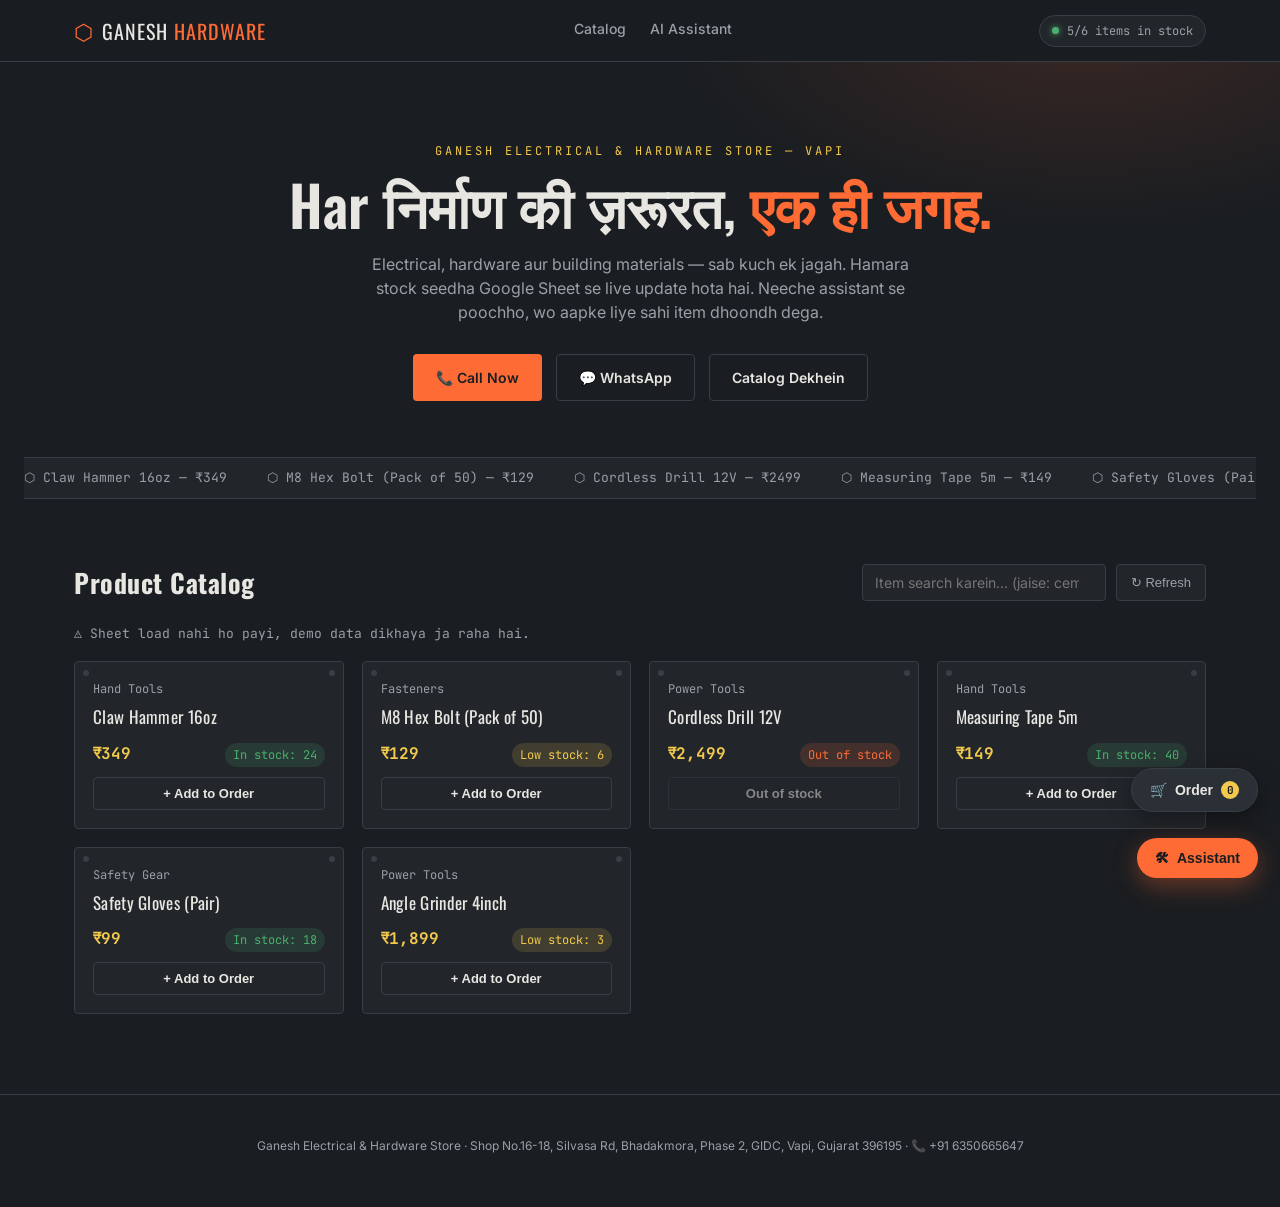
<file: index.html>
<!DOCTYPE html>
<html lang="hi">
<head>
<meta charset="UTF-8">
<meta name="viewport" content="width=device-width, initial-scale=1.0">
<title>Ganesh Electrical &amp; Hardware Store — Vapi</title>
<link rel="preconnect" href="https://fonts.googleapis.com">
<link href="https://fonts.googleapis.com/css2?family=Oswald:wght@400;500;600;700&family=Inter:wght@400;500;600&family=JetBrains+Mono:wght@400;500;700&display=swap" rel="stylesheet">
<link rel="stylesheet" href="style.css">
</head>
<body>

  <!-- ===== HEADER ===== -->
  <header class="site-header">
    <div class="header-inner">
      <div class="brand">
        <span class="brand-mark">⬡</span>
        <span class="brand-text">GANESH <span class="accent">HARDWARE</span></span>
      </div>
      <nav class="site-nav">
        <a href="#catalog">Catalog</a>
        <a href="#assistant">AI Assistant</a>
      </nav>
      <div class="stock-pill" id="stockPill">
        <span class="dot"></span>
        <span id="stockCount">Loading stock…</span>
      </div>
    </div>
  </header>

  <!-- ===== HERO ===== -->
  <section class="hero">
    <div class="hero-inner">
      <p class="eyebrow">GANESH ELECTRICAL &amp; HARDWARE STORE — VAPI</p>
      <h1>Har निर्माण की ज़रूरत, <span class="accent">एक ही जगह.</span></h1>
      <p class="hero-sub">Electrical, hardware aur building materials — sab kuch ek jagah. Hamara stock seedha Google Sheet se live update hota hai. Neeche assistant se poochho, wo aapke liye sahi item dhoondh dega.</p>
      <div class="hero-actions">
        <a href="tel:+916350665647" class="btn btn-primary">📞 Call Now</a>
        <a href="https://wa.me/916350665647" class="btn btn-ghost">💬 WhatsApp</a>
        <a href="#catalog" class="btn btn-ghost">Catalog Dekhein</a>
      </div>
    </div>
    <div class="hero-ticker" aria-hidden="true">
      <div class="ticker-track" id="tickerTrack"><!-- filled by JS --></div>
    </div>
  </section>

  <!-- ===== CATALOG ===== -->
  <section class="catalog" id="catalog">
    <div class="section-head">
      <h2>Product Catalog</h2>
      <div class="catalog-controls">
        <input type="search" id="searchInput" placeholder="Item search karein… (jaise: cement, putty)" />
        <button id="refreshBtn" title="Sheet se dobara data lao">↻ Refresh</button>
      </div>
    </div>

    <div id="catalogStatus" class="catalog-status">Google Sheet se data load ho raha hai…</div>
    <div class="product-grid" id="productGrid"><!-- product cards injected here --></div>
  </section>

  <!-- ===== AI ASSISTANT (docked panel) ===== -->
  <section class="assistant-anchor" id="assistant"></section>

  <button class="cart-toggle" id="cartToggle" aria-label="Order cart kholein">
    <span class="cart-icon">🛒</span>
    <span class="cart-label">Order</span>
    <span class="cart-badge" id="cartBadge">0</span>
  </button>

  <div class="cart-panel" id="cartPanel">
    <div class="toolbox-header">
      <span>Aapka Order</span>
      <button id="cartClose" aria-label="Band karein">✕</button>
    </div>
    <div class="cart-items" id="cartItems">
      <p class="cart-empty">Abhi cart khaali hai. Product ke saath "+ Add" dabayein.</p>
    </div>
    <div class="checkout-form">
      <input type="text" id="custName" placeholder="Aapka naam*" />
      <input type="tel" id="custMobile" placeholder="Mobile number*" />
      <textarea id="custAddress" placeholder="Delivery address*" rows="2"></textarea>
    </div>
    <div class="cart-footer">
      <button id="sendOrderBtn" class="btn btn-primary" style="width:100%; text-align:center;">📲 WhatsApp par Order Bhejein</button>
    </div>
  </div>

  <button class="toolbox-toggle" id="toolboxToggle" aria-label="AI Assistant kholein">
    <span class="toolbox-icon">🛠</span>
    <span class="toolbox-label">Assistant</span>
  </button>

  <div class="toolbox-panel" id="toolboxPanel">
    <div class="toolbox-header">
      <span>Ganesh Hardware Assistant</span>
      <button id="toolboxClose" aria-label="Band karein">✕</button>
    </div>
    <div class="toolbox-messages" id="chatMessages">
      <div class="msg bot">Namaste! Main Ganesh Hardware ka smart assistant hoon. Mujhse poochein — jaise "500 ke andar kya milega", "paint karna hai, kya chahiye", ya "white cement add karo".</div>
    </div>
    <form class="toolbox-input" id="chatForm">
      <input type="text" id="chatInput" placeholder="Apna sawaal likhein…" autocomplete="off" />
      <button type="submit">Bhejein</button>
    </form>
  </div>

  <footer class="site-footer">
    <p>Ganesh Electrical &amp; Hardware Store · Shop No.16-18, Silvasa Rd, Bhadakmora, Phase 2, GIDC, Vapi, Gujarat 396195 · 📞 +91 6350665647</p>
  </footer>

<script src="script.js"></script>
</body>
</html>
</file>
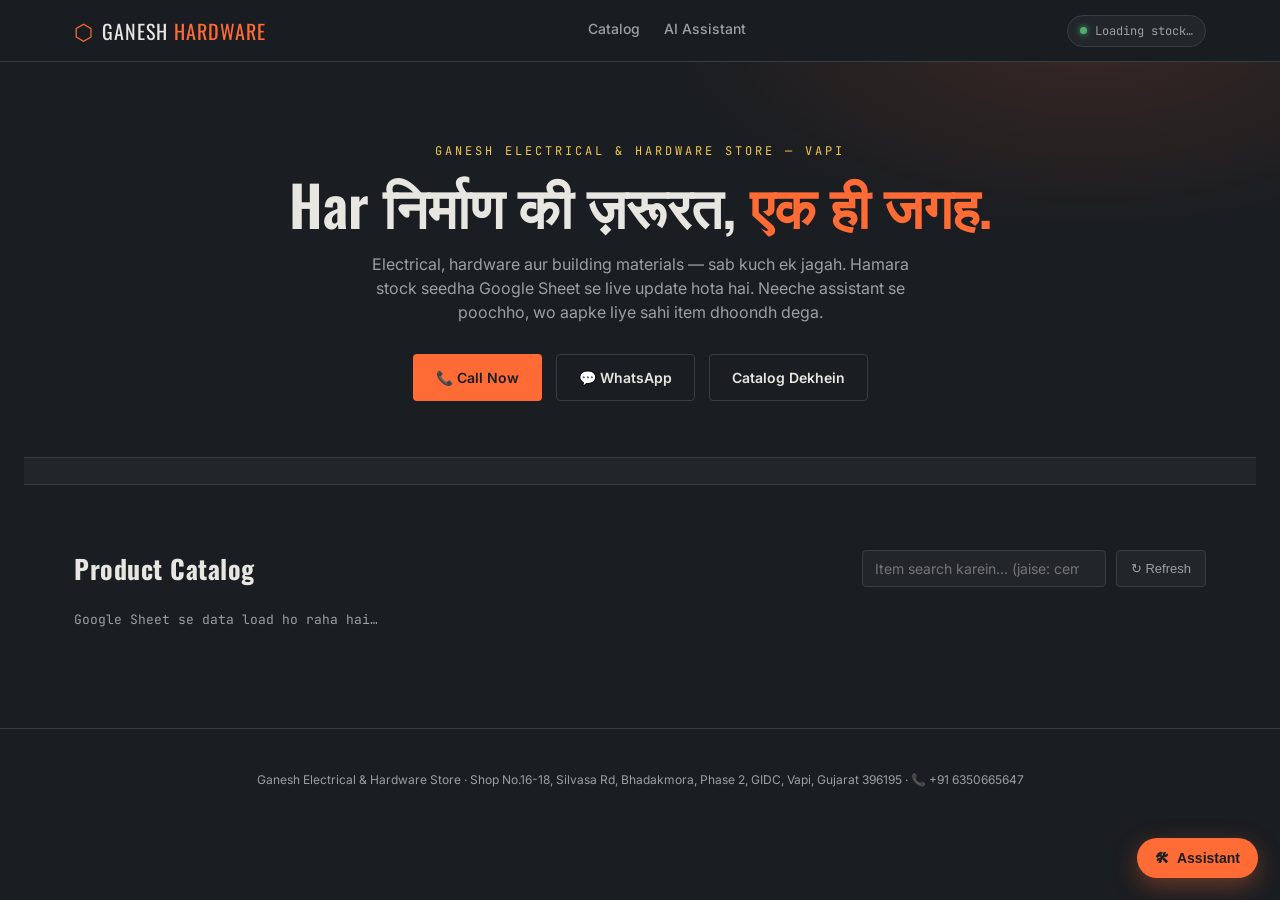
<file: index 2.html>
<!DOCTYPE html>
<html lang="hi">
<head>
<meta charset="UTF-8">
<meta name="viewport" content="width=device-width, initial-scale=1.0">
<title>Ganesh Electrical &amp; Hardware Store — Vapi</title>
<link rel="preconnect" href="https://fonts.googleapis.com">
<link href="https://fonts.googleapis.com/css2?family=Oswald:wght@400;500;600;700&family=Inter:wght@400;500;600&family=JetBrains+Mono:wght@400;500;700&display=swap" rel="stylesheet">
<link rel="stylesheet" href="style.css">
</head>
<body>

  <!-- ===== HEADER ===== -->
  <header class="site-header">
    <div class="header-inner">
      <div class="brand">
        <span class="brand-mark">⬡</span>
        <span class="brand-text">GANESH <span class="accent">HARDWARE</span></span>
      </div>
      <nav class="site-nav">
        <a href="#catalog">Catalog</a>
        <a href="#assistant">AI Assistant</a>
      </nav>
      <div class="stock-pill" id="stockPill">
        <span class="dot"></span>
        <span id="stockCount">Loading stock…</span>
      </div>
    </div>
  </header>

  <!-- ===== HERO ===== -->
  <section class="hero">
    <div class="hero-inner">
      <p class="eyebrow">GANESH ELECTRICAL &amp; HARDWARE STORE — VAPI</p>
      <h1>Har निर्माण की ज़रूरत, <span class="accent">एक ही जगह.</span></h1>
      <p class="hero-sub">Electrical, hardware aur building materials — sab kuch ek jagah. Hamara stock seedha Google Sheet se live update hota hai. Neeche assistant se poochho, wo aapke liye sahi item dhoondh dega.</p>
      <div class="hero-actions">
        <a href="tel:+916350665647" class="btn btn-primary">📞 Call Now</a>
        <a href="https://wa.me/916350665647" class="btn btn-ghost">💬 WhatsApp</a>
        <a href="#catalog" class="btn btn-ghost">Catalog Dekhein</a>
      </div>
    </div>
    <div class="hero-ticker" aria-hidden="true">
      <div class="ticker-track" id="tickerTrack"><!-- filled by JS --></div>
    </div>
  </section>

  <!-- ===== CATALOG ===== -->
  <section class="catalog" id="catalog">
    <div class="section-head">
      <h2>Product Catalog</h2>
      <div class="catalog-controls">
        <input type="search" id="searchInput" placeholder="Item search karein… (jaise: cement, putty)" />
        <button id="refreshBtn" title="Sheet se dobara data lao">↻ Refresh</button>
      </div>
    </div>

    <div id="catalogStatus" class="catalog-status">Google Sheet se data load ho raha hai…</div>
    <div class="product-grid" id="productGrid"><!-- product cards injected here --></div>
  </section>

  <!-- ===== AI ASSISTANT (docked panel) ===== -->
  <section class="assistant-anchor" id="assistant"></section>

  <button class="toolbox-toggle" id="toolboxToggle" aria-label="AI Assistant kholein">
    <span class="toolbox-icon">🛠</span>
    <span class="toolbox-label">Assistant</span>
  </button>

  <div class="toolbox-panel" id="toolboxPanel">
    <div class="toolbox-header">
      <span>Ganesh Hardware Assistant</span>
      <button id="toolboxClose" aria-label="Band karein">✕</button>
    </div>
    <div class="toolbox-messages" id="chatMessages">
      <div class="msg bot">Namaste! Main Ganesh Hardware ka assistant hoon. Mujhse poochein — jaise "white cement hai kya?" ya "sabse sasta item dikhao".</div>
    </div>
    <form class="toolbox-input" id="chatForm">
      <input type="text" id="chatInput" placeholder="Apna sawaal likhein…" autocomplete="off" />
      <button type="submit">Bhejein</button>
    </form>
  </div>

  <footer class="site-footer">
    <p>Ganesh Electrical &amp; Hardware Store · Shop No.16-18, Silvasa Rd, Bhadakmora, Phase 2, GIDC, Vapi, Gujarat 396195 · 📞 +91 6350665647</p>
  </footer>

<script src="script.js"></script>
</body>
</html>
</file>
<file: style.css>
:root{
  --bg:#1A1D21;
  --surface:#22262B;
  --surface-2:#2B3036;
  --line:#383E45;
  --text:#E8E6E1;
  --muted:#9AA0A6;
  --accent:#FF6B35;
  --accent-2:#F2C94C;
  --safe-green:#4CAF6D;
  --radius:4px;
  --font-display:'Oswald',sans-serif;
  --font-body:'Inter',sans-serif;
  --font-mono:'JetBrains Mono',monospace;
}

*{box-sizing:border-box;}
html{scroll-behavior:smooth;}
body{
  margin:0;
  background:var(--bg);
  color:var(--text);
  font-family:var(--font-body);
  line-height:1.5;
}
a{color:inherit;}
.accent{color:var(--accent);}

/* ===== HEADER ===== */
.site-header{
  position:sticky; top:0; z-index:40;
  background:rgba(26,29,33,0.92);
  backdrop-filter:blur(6px);
  border-bottom:1px solid var(--line);
}
.header-inner{
  max-width:1180px; margin:0 auto; padding:14px 24px;
  display:flex; align-items:center; justify-content:space-between; gap:20px;
}
.brand{display:flex; align-items:center; gap:8px; font-family:var(--font-display); font-size:20px; letter-spacing:1px;}
.brand-mark{color:var(--accent); font-size:22px;}
.site-nav{display:flex; gap:24px; font-weight:500; font-size:14px;}
.site-nav a{text-decoration:none; color:var(--muted); border-bottom:2px solid transparent; padding-bottom:2px; transition:.15s;}
.site-nav a:hover{color:var(--text); border-color:var(--accent);}
.stock-pill{
  display:flex; align-items:center; gap:8px;
  background:var(--surface); border:1px solid var(--line);
  padding:6px 12px; border-radius:999px; font-family:var(--font-mono); font-size:12px; color:var(--muted);
}
.stock-pill .dot{width:7px; height:7px; border-radius:50%; background:var(--safe-green); box-shadow:0 0 6px var(--safe-green);}

/* ===== HERO ===== */
.hero{
  position:relative;
  padding:80px 24px 0;
  overflow:hidden;
  background:
    radial-gradient(600px 300px at 85% -10%, rgba(255,107,53,0.14), transparent 70%),
    var(--bg);
}
.hero-inner{max-width:720px; margin:0 auto; text-align:center;}
.eyebrow{
  font-family:var(--font-mono); font-size:12px; letter-spacing:3px; color:var(--accent-2);
  margin:0 0 14px;
}
.hero h1{
  font-family:var(--font-display); font-weight:600; font-size:clamp(34px,6vw,56px);
  line-height:1.08; margin:0 0 18px;
}
.hero-sub{color:var(--muted); font-size:16px; max-width:560px; margin:0 auto 30px;}
.hero-actions{display:flex; gap:14px; justify-content:center; flex-wrap:wrap; margin-bottom:56px;}
.btn{
  font-family:var(--font-body); font-weight:600; font-size:14px;
  padding:12px 22px; border-radius:var(--radius); text-decoration:none;
  border:1px solid transparent; transition:.15s;
}
.btn-primary{background:var(--accent); color:#1A1D21;}
.btn-primary:hover{background:#ff7f52;}
.btn-ghost{border-color:var(--line); color:var(--text);}
.btn-ghost:hover{border-color:var(--accent); color:var(--accent);}

/* ticker strip - signature element */
.hero-ticker{
  border-top:1px solid var(--line); border-bottom:1px solid var(--line);
  background:var(--surface);
  overflow:hidden; white-space:nowrap;
}
.ticker-track{
  display:inline-flex; gap:40px; padding:10px 0;
  font-family:var(--font-mono); font-size:13px; color:var(--muted);
  animation:scrollTicker 22s linear infinite;
}
.ticker-track span{display:inline-flex; gap:8px; align-items:center;}
@keyframes scrollTicker{
  from{transform:translateX(0);}
  to{transform:translateX(-50%);}
}
@media (prefers-reduced-motion:reduce){
  .ticker-track{animation:none;}
}

/* ===== CATALOG ===== */
.catalog{max-width:1180px; margin:0 auto; padding:64px 24px 40px;}
.section-head{
  display:flex; align-items:center; justify-content:space-between; flex-wrap:wrap; gap:16px;
  margin-bottom:22px;
}
.section-head h2{font-family:var(--font-display); font-size:26px; margin:0; letter-spacing:.5px;}
.catalog-controls{display:flex; gap:10px;}
#searchInput{
  background:var(--surface); border:1px solid var(--line); color:var(--text);
  padding:9px 12px; border-radius:var(--radius); font-family:var(--font-body); font-size:14px; min-width:220px;
}
#searchInput:focus{outline:2px solid var(--accent); outline-offset:1px;}
#refreshBtn{
  background:var(--surface); border:1px solid var(--line); color:var(--muted);
  padding:9px 14px; border-radius:var(--radius); cursor:pointer; font-size:13px;
}
#refreshBtn:hover{color:var(--text); border-color:var(--accent);}

.catalog-status{color:var(--muted); font-family:var(--font-mono); font-size:13px; margin-bottom:18px;}

.product-grid{
  display:grid; grid-template-columns:repeat(auto-fill,minmax(230px,1fr)); gap:18px;
}
.product-card{
  position:relative;
  background:var(--surface); border:1px solid var(--line); border-radius:var(--radius);
  padding:18px; transition:.15s;
}
.product-card:hover{border-color:var(--accent); transform:translateY(-2px);}
.product-card::before, .product-card::after{
  content:''; position:absolute; width:6px; height:6px; border-radius:50%;
  background:var(--line); top:8px;
}
.product-card::before{left:8px;}
.product-card::after{right:8px;}
.product-name{font-family:var(--font-display); font-size:17px; margin:6px 0 6px; letter-spacing:.3px;}
.product-meta{display:flex; justify-content:space-between; align-items:baseline; margin-top:12px;}
.product-price{font-family:var(--font-mono); font-weight:700; color:var(--accent-2); font-size:16px;}
.product-stock{font-family:var(--font-mono); font-size:12px; padding:3px 8px; border-radius:999px;}
.stock-in{background:rgba(76,175,109,0.15); color:var(--safe-green);}
.stock-low{background:rgba(242,201,76,0.15); color:var(--accent-2);}
.stock-out{background:rgba(255,107,53,0.15); color:var(--accent);}
.product-cat{color:var(--muted); font-size:12px; font-family:var(--font-mono);}

/* ===== AI TOOLBOX (assistant) ===== */
.toolbox-toggle{
  position:fixed; right:22px; bottom:22px; z-index:50;
  display:flex; align-items:center; gap:8px;
  background:var(--accent); color:#1A1D21; border:none;
  padding:12px 18px; border-radius:999px; font-weight:700; font-size:14px;
  cursor:pointer; box-shadow:0 8px 24px rgba(255,107,53,0.35);
}
.toolbox-toggle:hover{background:#ff7f52;}

.toolbox-panel{
  position:fixed; right:22px; bottom:88px; z-index:50;
  width:340px; max-height:60vh;
  background:var(--surface-2); border:1px solid var(--line); border-radius:8px;
  display:flex; flex-direction:column; overflow:hidden;
  box-shadow:0 20px 50px rgba(0,0,0,0.45);
  transform:translateY(12px) scale(.98); opacity:0; pointer-events:none; transition:.18s;
}
.toolbox-panel.open{transform:translateY(0) scale(1); opacity:1; pointer-events:auto;}

.toolbox-header{
  display:flex; justify-content:space-between; align-items:center;
  padding:12px 14px; background:var(--surface); border-bottom:1px solid var(--line);
  font-family:var(--font-display); letter-spacing:.5px; font-size:15px;
}
.toolbox-header button{background:none; border:none; color:var(--muted); cursor:pointer; font-size:15px;}

.toolbox-messages{flex:1; overflow-y:auto; padding:14px; display:flex; flex-direction:column; gap:10px;}
.msg{max-width:85%; padding:9px 12px; border-radius:10px; font-size:13.5px; line-height:1.45;}
.msg.bot{background:var(--surface); align-self:flex-start; border:1px solid var(--line);}
.msg.user{background:var(--accent); color:#1A1D21; align-self:flex-end; font-weight:500;}

.toolbox-input{display:flex; border-top:1px solid var(--line);}
.toolbox-input input{
  flex:1; background:var(--surface); border:none; color:var(--text); padding:12px;
  font-family:var(--font-body); font-size:13.5px;
}
.toolbox-input input:focus{outline:none;}
.toolbox-input button{
  background:var(--accent-2); color:#1A1D21; border:none; padding:0 16px; font-weight:700; cursor:pointer;
}

/* ===== CART (order system) ===== */
.cart-toggle{
  position:fixed; right:22px; bottom:88px; z-index:50;
  display:flex; align-items:center; gap:8px;
  background:var(--surface-2); color:var(--text); border:1px solid var(--line);
  padding:12px 18px; border-radius:999px; font-weight:700; font-size:14px;
  cursor:pointer; box-shadow:0 8px 24px rgba(0,0,0,0.35);
}
.cart-toggle:hover{border-color:var(--accent-2);}
.cart-badge{
  background:var(--accent-2); color:#1A1D21; font-family:var(--font-mono);
  font-size:11px; font-weight:700; min-width:18px; height:18px; border-radius:999px;
  display:flex; align-items:center; justify-content:center; padding:0 5px;
}

.cart-panel{
  position:fixed; right:22px; bottom:154px; z-index:50;
  width:340px; max-height:55vh;
  background:var(--surface-2); border:1px solid var(--line); border-radius:8px;
  display:flex; flex-direction:column; overflow:hidden;
  box-shadow:0 20px 50px rgba(0,0,0,0.45);
  transform:translateY(12px) scale(.98); opacity:0; pointer-events:none; transition:.18s;
}
.cart-panel.open{transform:translateY(0) scale(1); opacity:1; pointer-events:auto;}

.cart-items{flex:1; overflow-y:auto; padding:12px 14px; display:flex; flex-direction:column; gap:10px;}
.cart-empty{color:var(--muted); font-size:13px; text-align:center; padding:20px 0;}
.cart-row{
  display:flex; align-items:center; justify-content:space-between; gap:8px;
  border-bottom:1px solid var(--line); padding-bottom:8px; font-size:13px;
}
.cart-row-name{flex:1;}
.cart-row-price{font-family:var(--font-mono); color:var(--accent-2); font-size:12px;}
.cart-qty{display:flex; align-items:center; gap:6px;}
.cart-qty button{
  width:22px; height:22px; border-radius:4px; border:1px solid var(--line);
  background:var(--surface); color:var(--text); cursor:pointer; font-size:13px; line-height:1;
}
.cart-qty span{font-family:var(--font-mono); min-width:16px; text-align:center;}
.cart-remove{background:none; border:none; color:var(--muted); cursor:pointer; font-size:13px;}
.cart-remove:hover{color:var(--accent);}

.checkout-form{
  display:flex; flex-direction:column; gap:8px;
  padding:12px 14px; border-top:1px solid var(--line);
}
.checkout-form input, .checkout-form textarea{
  background:var(--surface); border:1px solid var(--line); color:var(--text);
  padding:9px 10px; border-radius:var(--radius); font-family:var(--font-body); font-size:13px; resize:none;
}
.checkout-form input:focus, .checkout-form textarea:focus{outline:1px solid var(--accent);}

.cart-footer{padding:12px 14px; border-top:1px solid var(--line);}

.add-to-cart-btn{
  margin-top:10px; width:100%; background:var(--surface); border:1px solid var(--line);
  color:var(--text); padding:8px; border-radius:var(--radius); cursor:pointer; font-size:13px; font-weight:600;
}
.add-to-cart-btn:hover{border-color:var(--accent-2); color:var(--accent-2);}

@media (max-width:640px){
  .cart-panel{width:calc(100vw - 32px); right:16px;}
}

.site-footer{
  text-align:center; color:var(--muted); font-size:12px; padding:30px 24px 40px;
  border-top:1px solid var(--line); margin-top:40px;
}

@media (max-width:640px){
  .site-nav{display:none;}
  .toolbox-panel{width:calc(100vw - 32px); right:16px;}
}
</file>
